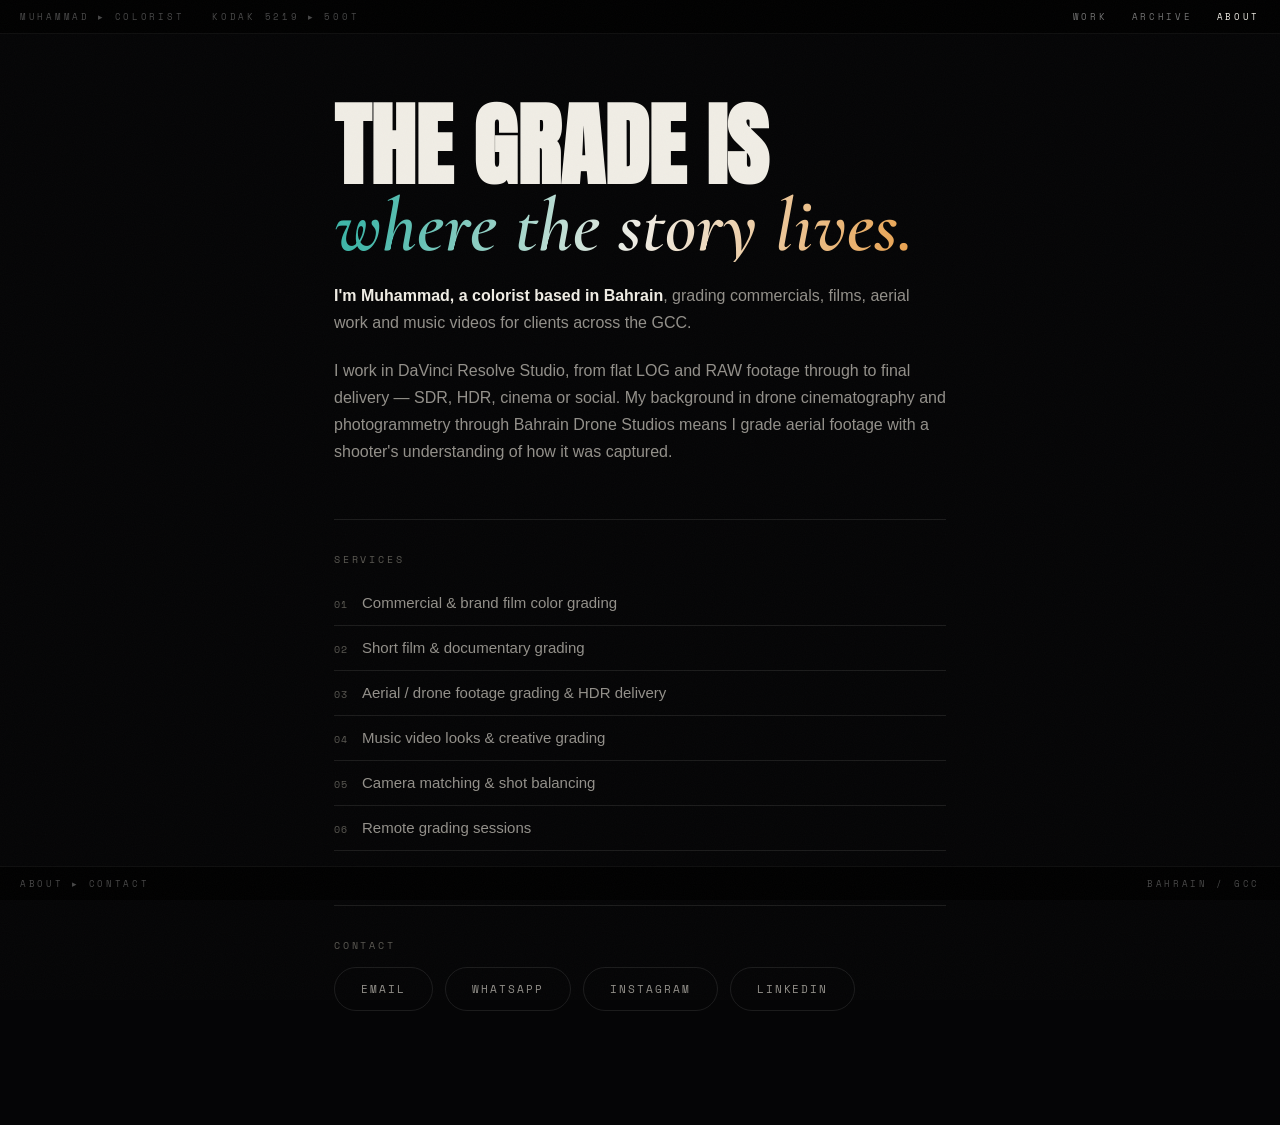
<file: about.html>
<!DOCTYPE html>
<html lang="en">
<head>
<meta charset="UTF-8">
<meta name="viewport" content="width=device-width, initial-scale=1.0">
<title>About — Muhammad, Colorist</title>
<meta name="description" content="About Muhammad — colorist based in Bahrain, working across the GCC.">
<link rel="preconnect" href="https://fonts.googleapis.com">
<link rel="preconnect" href="https://fonts.gstatic.com" crossorigin>
<link href="https://fonts.googleapis.com/css2?family=Anton&family=Cormorant+Garamond:ital,wght@1,600&family=Space+Mono:wght@400;700&display=swap" rel="stylesheet">
<link rel="stylesheet" href="style.css">
<style>
  body { overflow-y: auto; }
  .about-wrap { max-width: 660px; margin: 0 auto; padding: calc(var(--bar-h) + 70px) 24px calc(var(--bar-h) + 80px); }
  .about-wrap h1 { font-family: "Anton", sans-serif; font-size: clamp(44px, 9vw, 90px); line-height: .95; text-transform: uppercase; margin-bottom: 8px; }
  .about-wrap h1 .it { font-family: "Cormorant Garamond", Georgia, serif; font-style: italic; font-weight: 600; text-transform: none; font-size: .85em; display: block; color: transparent; background: linear-gradient(100deg, #3fb6a8 5%, #f0ede5 50%, #e8a04c 95%); -webkit-background-clip: text; background-clip: text; }
  .about-wrap p { color: var(--muted); margin: 20px 0 0; font-size: 16px; line-height: 1.7; }
  .about-wrap p strong { color: var(--ink); font-weight: 700; }
  .label { font-family: "Space Mono", monospace; font-size: 10px; letter-spacing: 0.28em; text-transform: uppercase; color: var(--faint); margin: 54px 0 14px; padding-top: 32px; border-top: 1px solid var(--line); }
  .about-wrap ul { list-style: none; }
  .about-wrap ul li { padding: 13px 0; border-bottom: 1px solid var(--line); color: var(--muted); font-size: 15px; display: flex; gap: 14px; align-items: baseline; }
  .about-wrap ul li::before { content: attr(data-i); font-family: "Space Mono", monospace; font-size: 10px; color: var(--faint); letter-spacing: 0.1em; }
</style>
</head>
<body>

<div class="grain" aria-hidden="true"></div>

<div class="bar top">
  <span class="edge"><span>MUHAMMAD ▸ COLORIST</span><span>KODAK 5219 ▸ 500T</span></span>
  <div class="nav-links">
    <a href="index.html">Work</a>
    <a href="archive.html">Archive</a>
    <a href="about.html" class="active">About</a>
  </div>
</div>

<div class="bar bottom">
  <span class="edge"><span>ABOUT ▸ CONTACT</span></span>
  <span>BAHRAIN / GCC</span>
</div>

<main class="about-wrap">
  <h1>The grade is<span class="it">where the story lives.</span></h1>

  <!-- EDIT: replace with your own bio -->
  <p><strong>I'm Muhammad, a colorist based in Bahrain</strong>, grading commercials, films, aerial work and music videos for clients across the GCC.</p>
  <p>I work in DaVinci Resolve Studio, from flat LOG and RAW footage through to final delivery — SDR, HDR, cinema or social. My background in drone cinematography and photogrammetry through Bahrain Drone Studios means I grade aerial footage with a shooter's understanding of how it was captured.</p>

  <div class="label">Services</div>
  <ul>
    <li data-i="01">Commercial &amp; brand film color grading</li>
    <li data-i="02">Short film &amp; documentary grading</li>
    <li data-i="03">Aerial / drone footage grading &amp; HDR delivery</li>
    <li data-i="04">Music video looks &amp; creative grading</li>
    <li data-i="05">Camera matching &amp; shot balancing</li>
    <li data-i="06">Remote grading sessions</li>
  </ul>

  <div class="label">Contact</div>
  <!-- EDIT: replace the placeholder links with your real email,
       WhatsApp number (97335499815), Instagram and LinkedIn -->
  <div class="contact-row" style="justify-content:flex-start; margin-top:8px;">
    <a href="mailto:contactblurblop@gmail.com">Email</a>
    <a href="https://wa.me/97335499815" target="_blank" rel="noopener">WhatsApp</a>
    <a href="https://instagram.com/blurblop" target="_blank" rel="noopener">Instagram</a>
    <a href="https://www.linkedin.com/in/muhammad-ali-27638b3b/" target="_blank" rel="noopener">LinkedIn</a>
  </div>
</main>

</body>
</html>
</file>
<file: style.css>
/* ============================================================
   MUHAMMAD — COLORIST PORTFOLIO  v3 "THE SUITE"
   Fullscreen screening-room experience. Letterboxed, scoped,
   each project tints its own room.
   ============================================================ */

:root {
  --bg: #050506;
  --ink: #f0ede5;
  --muted: #93908a;
  --faint: #5a5852;
  --line: rgba(255,255,255,0.09);
  --bar-h: 34px;
  --scope-green: #6ee7a0;
}

* { margin: 0; padding: 0; box-sizing: border-box; }

html, body { height: 100%; }

body {
  background: var(--bg);
  color: var(--ink);
  font-family: -apple-system, BlinkMacSystemFont, "Segoe UI", Roboto, Helvetica, Arial, sans-serif;
  overflow: hidden;
}

a { color: inherit; text-decoration: none; }
img { display: block; max-width: 100%; }

.anton { font-family: "Anton", sans-serif; }
.mono  { font-family: "Space Mono", ui-monospace, monospace; }

/* ---------- Film grain ---------- */

.grain {
  position: fixed; inset: -100px; z-index: 200; pointer-events: none;
  background-image: url("data:image/svg+xml,%3Csvg xmlns='http://www.w3.org/2000/svg' width='300' height='300'%3E%3Cfilter id='n'%3E%3CfeTurbulence type='fractalNoise' baseFrequency='0.9' numOctaves='2'/%3E%3C/filter%3E%3Crect width='100%25' height='100%25' filter='url(%23n)' opacity='0.5'/%3E%3C/svg%3E");
  opacity: 0.05;
  animation: grain 0.5s steps(4) infinite;
}
@keyframes grain {
  0% { transform: translate(0,0); } 25% { transform: translate(-40px,30px); }
  50% { transform: translate(30px,-50px); } 75% { transform: translate(-30px,-20px); }
  100% { transform: translate(0,0); }
}

/* ---------- Letterbox bars with film-edge print ---------- */

.bar {
  position: fixed; left: 0; right: 0; height: var(--bar-h);
  background: #000; z-index: 150;
  display: flex; align-items: center; justify-content: space-between;
  padding: 0 20px;
  font-family: "Space Mono", monospace;
  font-size: 9px; letter-spacing: 0.3em; text-transform: uppercase;
  color: rgba(255,255,255,0.28);
  user-select: none;
}
.bar.top { top: 0; border-bottom: 1px solid rgba(255,255,255,0.06); }
.bar.bottom { bottom: 0; border-top: 1px solid rgba(255,255,255,0.06); }
.bar .edge { display: flex; gap: 28px; overflow: hidden; white-space: nowrap; }
.bar a { color: rgba(255,255,255,0.45); transition: color .2s; letter-spacing: 0.3em; }
.bar a:hover, .bar a.active { color: var(--ink); }
.bar .nav-links { display: flex; gap: 24px; }

/* ---------- Reel index (right edge) ---------- */

.reel-index {
  position: fixed; right: 18px; top: 50%;
  transform: translateY(-50%);
  z-index: 140;
  display: flex; flex-direction: column; gap: 14px;
}
.reel-index a {
  font-family: "Space Mono", monospace;
  font-size: 10px; letter-spacing: 0.15em;
  color: var(--faint);
  display: flex; align-items: center; gap: 8px;
  transition: color .25s;
}
.reel-index a::before {
  content: ""; display: block; width: 14px; height: 1px;
  background: currentColor; transition: width .25s;
}
.reel-index a.active { color: var(--ink); }
.reel-index a.active::before { width: 26px; }

/* ---------- Custom cursor ---------- */

.cursor {
  position: fixed; z-index: 300; pointer-events: none;
  width: 14px; height: 14px; border-radius: 50%;
  background: var(--ink);
  mix-blend-mode: difference;
  transform: translate(-50%, -50%);
  transition: width .25s, height .25s;
  display: flex; align-items: center; justify-content: center;
  font-family: "Space Mono", monospace;
  font-size: 0; letter-spacing: 0.1em; color: #000;
}
.cursor.big { width: 64px; height: 64px; font-size: 10px; }
@media (pointer: coarse) { .cursor { display: none; } }

/* ---------- Scroll stage ---------- */

.stage {
  height: 100vh; height: 100svh;
  overflow-y: auto;
  scroll-snap-type: y mandatory;
  scrollbar-width: none;
}
.stage::-webkit-scrollbar { display: none; }

.panel {
  min-height: 100vh; min-height: 100svh;
  scroll-snap-align: start;
  position: relative;
  display: flex; flex-direction: column;
  align-items: center; justify-content: center;
  padding: calc(var(--bar-h) + 28px) 24px;
  overflow: hidden;
}

/* Each project tints its own room */
.panel .room {
  position: absolute; inset: -60px; z-index: -2;
  background-size: cover; background-position: center;
  filter: blur(70px) saturate(1.4) brightness(0.35);
  transform: scale(1.15);
}
.panel .room-dim {
  position: absolute; inset: 0; z-index: -1;
  background: radial-gradient(ellipse 100% 80% at 50% 45%, rgba(5,5,6,0.25), rgba(5,5,6,0.88));
}

/* ---------- Hero panel ---------- */

#scope {
  position: absolute; z-index: -1;
  width: min(78vmin, 640px); height: min(78vmin, 640px);
  opacity: 0.5;
}

.hero-title {
  font-family: "Anton", sans-serif;
  font-size: clamp(64px, 14vw, 170px);
  line-height: 0.92;
  text-transform: uppercase;
  text-align: center;
  letter-spacing: 0.01em;
}
.hero-title .it {
  font-family: "Cormorant Garamond", Georgia, serif;
  font-style: italic; font-weight: 600;
  text-transform: none; letter-spacing: 0;
  font-size: 0.82em;
  display: block;
  color: transparent;
  background: linear-gradient(100deg, #3fb6a8 5%, #f0ede5 50%, #e8a04c 95%);
  -webkit-background-clip: text; background-clip: text;
  animation: gradein 2.6s cubic-bezier(.2,.7,.2,1) both .4s;
}
@keyframes gradein {
  0% { filter: saturate(0) contrast(.5) brightness(1.6); opacity: .3; }
  100% { filter: none; opacity: 1; }
}

.hero-sub {
  margin-top: 34px;
  font-family: "Space Mono", monospace;
  font-size: 12px; letter-spacing: 0.22em; text-transform: uppercase;
  color: var(--muted); text-align: center;
}

.scroll-hint {
  position: absolute; bottom: calc(var(--bar-h) + 22px);
  font-family: "Space Mono", monospace;
  font-size: 10px; letter-spacing: 0.3em; text-transform: uppercase;
  color: var(--faint);
  animation: bob 2.4s ease-in-out infinite;
}
@keyframes bob { 0%,100% { transform: translateY(0); opacity:.6; } 50% { transform: translateY(8px); opacity:1; } }

/* ---------- Project panels ---------- */

.p-head { text-align: center; margin-bottom: 26px; max-width: 1000px; }

.p-num {
  font-family: "Space Mono", monospace;
  font-size: 11px; letter-spacing: 0.35em; text-transform: uppercase;
  color: var(--muted); margin-bottom: 10px;
}

.p-title {
  font-family: "Anton", sans-serif;
  font-size: clamp(34px, 6.5vw, 76px);
  line-height: 0.98; text-transform: uppercase;
  transition: text-shadow .25s;
}
.p-title:hover { text-shadow: -3px 0 rgba(226,72,74,.5), 3px 0 rgba(63,143,221,.5); }

.p-meta {
  margin-top: 12px;
  font-family: "Space Mono", monospace;
  font-size: 11px; letter-spacing: 0.14em; text-transform: uppercase;
  color: var(--muted);
}

.p-media { width: min(92vw, 900px); }

.p-notes {
  margin-top: 20px;
  font-size: 14px; line-height: 1.65;
  color: var(--muted);
  max-width: 560px; text-align: center;
}

/* ---------- Before / After slider ---------- */

.compare {
  position: relative;
  aspect-ratio: 16 / 9;
  max-height: 56vh;
  margin: 0 auto;
  overflow: hidden;
  border-radius: 10px;
  background: #101012;
  user-select: none; -webkit-user-select: none;
  touch-action: pan-y;
  cursor: none;
  box-shadow: 0 30px 80px rgba(0,0,0,0.55);
}
@media (pointer: coarse) { .compare { cursor: ew-resize; } }
.compare img {
  position: absolute; inset: 0; width: 100%; height: 100%;
  object-fit: cover; pointer-events: none;
}
.compare .after-wrap { position: absolute; inset: 0; overflow: hidden; pointer-events: none; }
.compare .divider {
  position: absolute; top: 0; bottom: 0; width: 2px;
  background: var(--ink); pointer-events: none;
  box-shadow: 0 0 16px rgba(0,0,0,.8);
}
.compare .handle {
  position: absolute; top: 50%;
  transform: translate(-50%,-50%);
  width: 44px; height: 44px; border-radius: 50%;
  background: var(--ink); color: #000;
  display: flex; align-items: center; justify-content: center;
  font-size: 14px; pointer-events: none;
  box-shadow: 0 2px 18px rgba(0,0,0,.6);
}
.compare .tag {
  position: absolute; top: 14px;
  font-family: "Space Mono", monospace;
  font-size: 10px; letter-spacing: 0.16em; text-transform: uppercase;
  padding: 5px 11px; border-radius: 999px;
  background: rgba(0,0,0,0.6); color: rgba(255,255,255,0.85);
  pointer-events: none;
}
.compare .tag.before { left: 14px; }
.compare .tag.after { right: 14px; }

/* ---------- Single still ---------- */

.still {
  aspect-ratio: 16/9; max-height: 56vh; margin: 0 auto;
  border-radius: 10px; overflow: hidden; background: #101012;
  box-shadow: 0 30px 80px rgba(0,0,0,0.55);
}
.still img { width: 100%; height: 100%; object-fit: cover; }

/* ---------- Play button / video ---------- */

.watch {
  margin: 22px auto 0; display: flex;
  align-items: center; gap: 14px;
  background: none; border: 1px solid var(--line);
  border-radius: 999px; padding: 12px 26px;
  color: var(--muted);
  font-family: "Space Mono", monospace;
  font-size: 11px; letter-spacing: 0.2em; text-transform: uppercase;
  cursor: none; transition: color .2s, border-color .2s;
}
@media (pointer: coarse) { .watch { cursor: pointer; } }
.watch:hover { color: var(--ink); border-color: rgba(255,255,255,.35); }
.watch svg { flex-shrink: 0; }

.video-solo {
  width: min(92vw, 900px);
  aspect-ratio: 16/9; max-height: 56vh; margin: 0 auto;
  border-radius: 10px; border: 1px solid var(--line);
  background: rgba(0,0,0,0.4);
  display: flex; flex-direction: column;
  align-items: center; justify-content: center; gap: 16px;
  cursor: none; transition: background .25s;
  box-shadow: 0 30px 80px rgba(0,0,0,0.5);
}
@media (pointer: coarse) { .video-solo { cursor: pointer; } }
.video-solo:hover { background: rgba(0,0,0,0.55); }
.video-solo .ring {
  width: 76px; height: 76px; border-radius: 50%;
  border: 1px solid rgba(255,255,255,.35);
  display: flex; align-items: center; justify-content: center;
  transition: transform .25s;
}
.video-solo:hover .ring { transform: scale(1.08); }
.video-solo .lbl {
  font-family: "Space Mono", monospace;
  font-size: 11px; letter-spacing: 0.2em; text-transform: uppercase;
  color: var(--muted);
}

/* ---------- Video modal ---------- */

.modal {
  position: fixed; inset: 0; z-index: 400;
  background: rgba(0,0,0,0.92);
  display: none;
  align-items: center; justify-content: center;
  padding: 5vmin;
}
.modal.open { display: flex; }
.modal .frame {
  width: min(90vw, 1100px); aspect-ratio: 16/9;
  background: #000; border-radius: 8px; overflow: hidden;
}
.modal iframe { width: 100%; height: 100%; border: 0; }
.modal .close {
  position: absolute; top: calc(var(--bar-h) + 16px); right: 24px;
  background: none; border: 1px solid rgba(255,255,255,.3);
  border-radius: 999px; padding: 9px 20px;
  color: var(--ink);
  font-family: "Space Mono", monospace;
  font-size: 11px; letter-spacing: 0.2em; text-transform: uppercase;
  cursor: pointer; transition: border-color .2s;
}
.modal .close:hover { border-color: var(--ink); }

/* ---------- Outro / contact panel ---------- */

.outro-title {
  font-family: "Anton", sans-serif;
  font-size: clamp(44px, 9vw, 110px);
  line-height: .95; text-transform: uppercase; text-align: center;
}
.outro-title .it {
  font-family: "Cormorant Garamond", Georgia, serif;
  font-style: italic; font-weight: 600; text-transform: none;
  font-size: .85em; display: block;
  color: transparent;
  background: linear-gradient(100deg, #3fb6a8 5%, #f0ede5 50%, #e8a04c 95%);
  -webkit-background-clip: text; background-clip: text;
}
.contact-row {
  margin-top: 44px;
  display: flex; flex-wrap: wrap; gap: 12px; justify-content: center;
}
.contact-row a {
  border: 1px solid var(--line); border-radius: 999px;
  padding: 13px 26px;
  font-family: "Space Mono", monospace;
  font-size: 11px; letter-spacing: 0.18em; text-transform: uppercase;
  color: var(--muted);
  transition: color .2s, border-color .2s, transform .2s;
}
.contact-row a:hover { color: var(--ink); border-color: rgba(255,255,255,.35); transform: translateY(-2px); }
.outro-foot {
  margin-top: 50px;
  font-family: "Space Mono", monospace;
  font-size: 10px; letter-spacing: 0.25em; text-transform: uppercase;
  color: var(--faint); text-align: center;
}

/* ---------- Reduced motion & mobile ---------- */

@media (prefers-reduced-motion: reduce) {
  .grain, .scroll-hint { animation: none; }
  .hero-title .it, .outro-title .it { animation: none; filter: none; }
  .stage { scroll-snap-type: y proximity; }
}

@media (max-width: 640px) {
  :root { --bar-h: 26px; }
  .bar { font-size: 8px; letter-spacing: 0.18em; padding: 0 12px; }
  .bar .edge span:nth-child(n+2) { display: none; }
  .reel-index { display: none; }
  .stage { scroll-snap-type: y proximity; }
  .compare, .still { max-height: 40vh; }
}


/* ---------- Archive link (outro) ---------- */

.archive-link {
  margin-top: 40px;
  font-family: "Space Mono", monospace;
  font-size: 12px; letter-spacing: 0.2em; text-transform: uppercase;
  color: var(--muted);
  border-bottom: 1px solid var(--line);
  padding-bottom: 4px;
  transition: color .2s, border-color .2s;
}
.archive-link:hover { color: var(--ink); border-color: var(--ink); }
.archive-link span { color: var(--faint); }

/* ---------- Archive page ---------- */

.archive-wrap {
  max-width: 1100px; margin: 0 auto;
  padding: calc(var(--bar-h) + 64px) 24px calc(var(--bar-h) + 80px);
}
.archive-wrap h1 {
  font-family: "Anton", sans-serif;
  font-size: clamp(40px, 8vw, 84px);
  line-height: .95; text-transform: uppercase;
}
.archive-wrap .count {
  margin-top: 10px;
  font-family: "Space Mono", monospace;
  font-size: 11px; letter-spacing: 0.25em; text-transform: uppercase;
  color: var(--faint);
}

.archive-filters { display: flex; flex-wrap: wrap; gap: 10px; margin: 34px 0 40px; }
.archive-filters button {
  font-family: "Space Mono", monospace;
  font-size: 11px; letter-spacing: 0.12em; text-transform: uppercase;
  color: var(--muted); background: none;
  border: 1px solid var(--line); border-radius: 999px;
  padding: 9px 20px; cursor: pointer;
  transition: color .2s, border-color .2s, background .2s;
}
.archive-filters button:hover { color: var(--ink); border-color: rgba(255,255,255,.3); }
.archive-filters button.active { color: #000; background: var(--ink); border-color: var(--ink); }

.archive-grid {
  display: grid;
  grid-template-columns: repeat(auto-fill, minmax(280px, 1fr));
  gap: 26px;
}
.tile { cursor: pointer; }
.tile .thumb {
  position: relative;
  aspect-ratio: 16/9; border-radius: 8px; overflow: hidden;
  background: #101012; border: 1px solid var(--line);
}
.tile .thumb img {
  width: 100%; height: 100%; object-fit: cover;
  transition: transform .6s cubic-bezier(.2,.7,.2,1), filter .6s;
  filter: saturate(.85);
}
.tile:hover .thumb img { transform: scale(1.04); filter: saturate(1.15); }
.tile .thumb .vid-ph {
  position: absolute; inset: 0;
  display: flex; align-items: center; justify-content: center;
  color: var(--muted);
}
.tile .thumb .badge {
  position: absolute; top: 10px; left: 10px;
  font-family: "Space Mono", monospace;
  font-size: 9px; letter-spacing: 0.18em; text-transform: uppercase;
  padding: 4px 10px; border-radius: 999px;
  background: rgba(0,0,0,0.6); color: rgba(255,255,255,0.8);
}
.tile .t-title {
  margin-top: 12px;
  font-family: "Anton", sans-serif;
  font-size: 18px; letter-spacing: .02em; text-transform: uppercase;
  transition: text-shadow .25s;
}
.tile:hover .t-title { text-shadow: -2px 0 rgba(226,72,74,.5), 2px 0 rgba(63,143,221,.5); }
.tile .t-meta {
  margin-top: 4px;
  font-family: "Space Mono", monospace;
  font-size: 10px; letter-spacing: 0.14em; text-transform: uppercase;
  color: var(--faint);
}

/* ---------- Archive fullscreen viewer ---------- */

.viewer {
  position: fixed; inset: 0; z-index: 350;
  background: var(--bg);
  display: none;
  overflow-y: auto;
}
.viewer.open { display: block; }
.viewer .v-room {
  position: fixed; inset: -60px; z-index: 0;
  background-size: cover; background-position: center;
  filter: blur(70px) saturate(1.4) brightness(0.3);
  transform: scale(1.15);
}
.viewer .v-dim {
  position: fixed; inset: 0; z-index: 1;
  background: radial-gradient(ellipse 100% 80% at 50% 45%, rgba(5,5,6,0.3), rgba(5,5,6,0.9));
}
.viewer .v-content {
  position: relative; z-index: 2;
  min-height: 100vh; min-height: 100svh;
  display: flex; flex-direction: column;
  align-items: center; justify-content: center;
  padding: calc(var(--bar-h) + 60px) 24px calc(var(--bar-h) + 60px);
}
.viewer .v-close {
  position: fixed; top: calc(var(--bar-h) + 16px); right: 24px; z-index: 3;
  background: rgba(0,0,0,.4); border: 1px solid rgba(255,255,255,.3);
  border-radius: 999px; padding: 9px 20px;
  color: var(--ink);
  font-family: "Space Mono", monospace;
  font-size: 11px; letter-spacing: 0.2em; text-transform: uppercase;
  cursor: pointer; transition: border-color .2s;
}
.viewer .v-close:hover { border-color: var(--ink); }
.viewer .v-nav {
  position: fixed; bottom: calc(var(--bar-h) + 16px); z-index: 3;
  display: flex; gap: 10px;
  left: 50%; transform: translateX(-50%);
}
.viewer .v-nav button {
  background: rgba(0,0,0,.4); border: 1px solid rgba(255,255,255,.25);
  border-radius: 999px; padding: 10px 22px;
  color: var(--muted);
  font-family: "Space Mono", monospace;
  font-size: 11px; letter-spacing: 0.16em; text-transform: uppercase;
  cursor: pointer; transition: color .2s, border-color .2s;
}
.viewer .v-nav button:hover:not(:disabled) { color: var(--ink); border-color: rgba(255,255,255,.5); }
.viewer .v-nav button:disabled { opacity: .35; cursor: default; }
</file>
